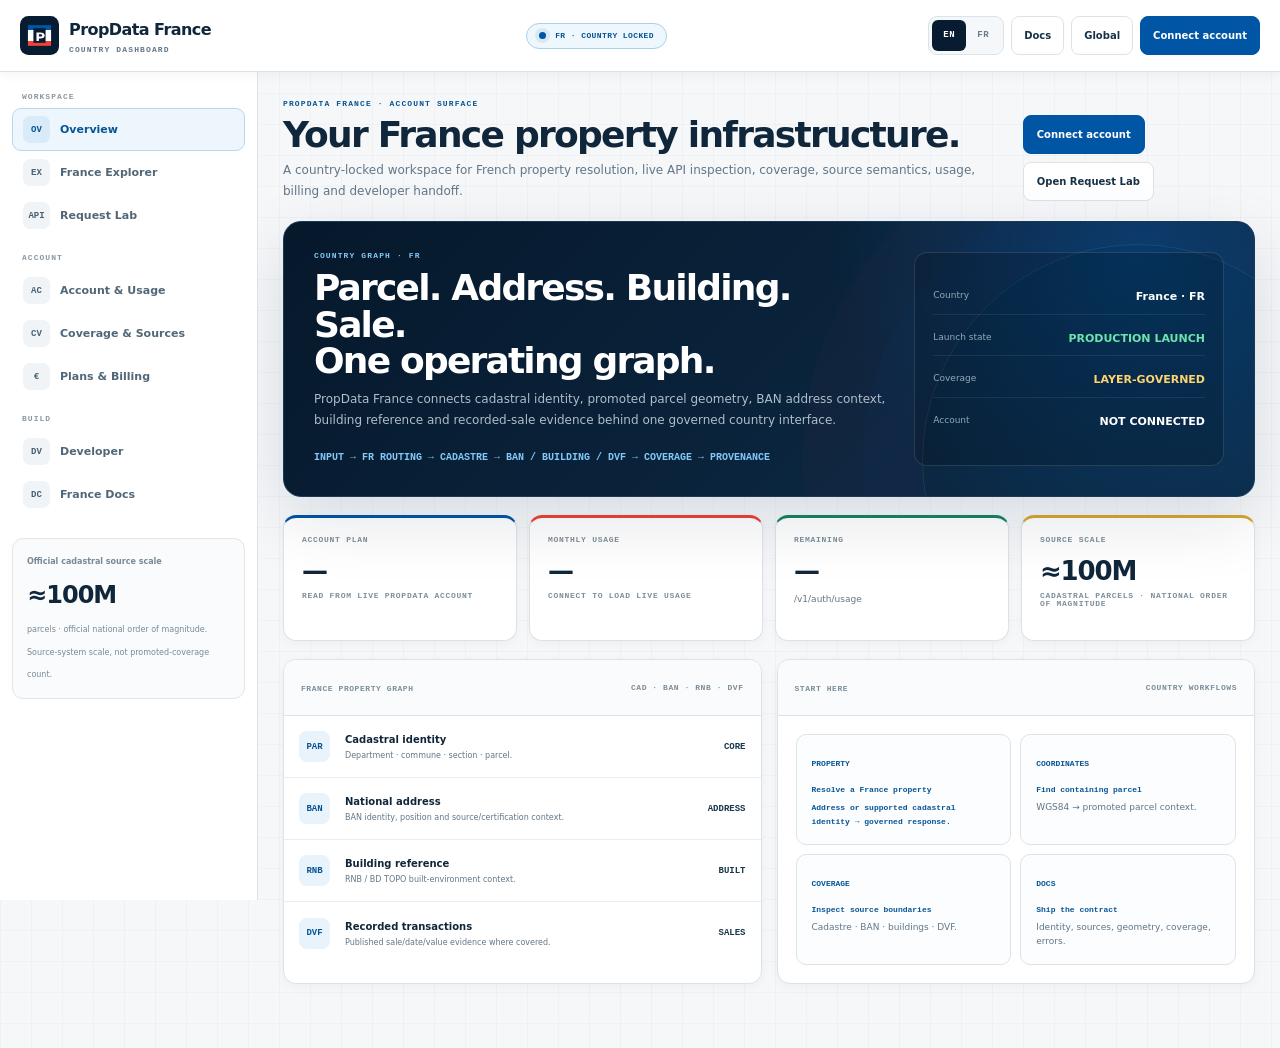
<file: dashboard.html>
<!doctype html><html lang="en" data-lang="en"><head>
<script defer src="https://www.proptechusa.ai/network-analytics.js" data-proptech-surface="france"></script>
<meta charset="utf-8"><meta name="viewport" content="width=device-width,initial-scale=1,viewport-fit=cover"><title>PropData France Dashboard | Property Intelligence Workspace</title><meta name="description" content="PropData France customer dashboard for France-scoped property resolution, API testing, usage, coverage, billing and developer workflows."><meta name="robots" content="noindex,follow"><meta name="theme-color" content="#071b31"><link rel="icon" href="/favicon.svg" type="image/svg+xml"><style>
:root{--navy:#071b31;--navy2:#0d2c49;--blue:#0055a4;--red:#ef4135;--ink:#10263a;--muted:#627687;--line:#dce3e8;--soft:#f6f8fa;--green:#14845f;--gold:#d6a631;--shadow:0 22px 68px rgba(7,27,49,.12);--mono:ui-monospace,SFMono-Regular,Menlo,Consolas,monospace;--side:258px;--top:72px}*{box-sizing:border-box}html{scroll-behavior:smooth}body{margin:0;min-width:320px;background:linear-gradient(rgba(7,27,49,.025) 1px,transparent 1px),linear-gradient(90deg,rgba(7,27,49,.025) 1px,transparent 1px),#f5f7f9;background-size:31px 31px;color:var(--ink);font:14px/1.6 Inter,ui-sans-serif,system-ui,-apple-system,BlinkMacSystemFont,"Segoe UI",sans-serif;-webkit-font-smoothing:antialiased}a{color:inherit;text-decoration:none}button,input,select{font:inherit}button{cursor:pointer}.mono{font-family:var(--mono)}.topbar{position:fixed;z-index:100;inset:0 0 auto;height:var(--top);display:flex;align-items:center;justify-content:space-between;gap:18px;padding:0 20px;border-bottom:1px solid var(--line);background:rgba(255,255,255,.97);box-shadow:0 2px 12px rgba(7,27,49,.05);backdrop-filter:blur(16px)}.brand{display:flex;align-items:center;gap:10px;min-width:245px}.brand img{width:39px;height:39px}.brand strong{display:block;font-size:16px;letter-spacing:-.035em}.brand span{display:block;margin-top:3px;color:var(--muted);font:900 8px/1 var(--mono);letter-spacing:.14em}.country-lock{display:flex;align-items:center;gap:9px;padding:8px 12px;border:1px solid #aacfe9;border-radius:999px;background:#eef7fd;color:#075494;font:900 8px/1 var(--mono);letter-spacing:.05em;white-space:nowrap}.country-lock i{width:7px;height:7px;border-radius:50%;background:var(--blue);box-shadow:0 0 0 4px rgba(0,85,164,.09)}.top-actions{display:flex;align-items:center;gap:7px}.top-btn{min-height:39px;display:inline-flex;align-items:center;justify-content:center;padding:0 12px;border:1px solid var(--line);border-radius:8px;background:#fff;color:#173247;font-size:10px;font-weight:850}.top-btn.primary{border-color:var(--blue);background:var(--blue);color:#fff}.lang-switch{display:flex;align-items:center;padding:3px;border:1px solid var(--line);border-radius:9px;background:#f5f8fa}.lang-btn{min-width:34px;height:31px;border:0;border-radius:6px;background:transparent;color:#6b7d89;font:900 9px/1 var(--mono);letter-spacing:.06em}.lang-btn.active{background:var(--navy);color:#fff}.menu{display:none;width:40px;height:40px;border:1px solid var(--line);border-radius:8px;background:#fff}.sidebar{position:fixed;z-index:90;top:var(--top);bottom:0;left:0;width:var(--side);padding:18px 12px;overflow:auto;border-right:1px solid var(--line);background:#fff}.side-label{margin:17px 10px 7px;color:#8a98a3;font:900 8px/1 var(--mono);letter-spacing:.13em;text-transform:uppercase}.side-label:first-child{margin-top:3px}.nav-item{width:100%;min-height:43px;display:flex;align-items:center;gap:10px;padding:0 10px;border:1px solid transparent;border-radius:9px;background:transparent;color:#516777;text-align:left;font-size:11px;font-weight:780}.nav-item:hover{background:#f5f8fa;color:#0e293f}.nav-item.active{border-color:#b9d7ed;background:#edf6fc;color:#075494}.nav-icon{width:27px;height:27px;display:grid;place-items:center;border-radius:7px;background:#f0f4f6;color:#466173;font:900 9px var(--mono)}.nav-item.active .nav-icon{background:#d9ebf8;color:#075494}.side-proof{margin-top:22px;padding:14px;border:1px solid #e1e6ea;border-radius:11px;background:#f9fbfc}.side-proof b{display:block;color:#122b40;font-size:10px}.side-proof strong{display:block;margin:7px 0 2px;font-size:24px;letter-spacing:-.04em}.side-proof span{color:#778a97;font-size:8px;line-height:1.45}.main{margin-left:var(--side);padding:calc(var(--top) + 28px) 25px 64px}.view{display:none;max-width:1500px;margin:auto}.view.active{display:block}.page-head{display:flex;align-items:flex-end;justify-content:space-between;gap:28px;margin-bottom:20px}.eyebrow{color:#075494;font:900 8px/1 var(--mono);letter-spacing:.14em;text-transform:uppercase}.page-head h1{margin:8px 0 7px;font-size:36px;line-height:1.03;letter-spacing:-.048em}.page-head p{max-width:800px;margin:0;color:var(--muted);font-size:12px;line-height:1.72}.head-actions{display:flex;gap:8px;flex-wrap:wrap}.btn{min-height:39px;display:inline-flex;align-items:center;justify-content:center;gap:7px;padding:0 13px;border:1px solid var(--line);border-radius:8px;background:#fff;color:#173247;font-size:10px;font-weight:850}.btn.primary{border-color:var(--blue);background:var(--blue);color:#fff}.btn.navy{border-color:var(--navy);background:var(--navy);color:#fff}.btn.red{border-color:var(--red);background:var(--red);color:#fff}.btn.danger{border-color:#efc0bd;background:#fff2f1;color:#a22e28}.btn.small{min-height:32px;padding:0 9px;font-size:9px}.hero{position:relative;overflow:hidden;display:grid;grid-template-columns:1.3fr .7fr;gap:25px;margin-bottom:18px;padding:30px;border:1px solid #173b5a;border-radius:18px;background:radial-gradient(circle at 88% 12%,rgba(0,85,164,.42),transparent 34%),linear-gradient(135deg,#06182b,#0d2d4a);color:#fff;box-shadow:var(--shadow)}.hero:after{content:"";position:absolute;right:-100px;bottom:-180px;width:430px;height:430px;border-radius:50%;border:1px solid rgba(255,255,255,.08);box-shadow:0 0 0 60px rgba(0,85,164,.04),0 0 0 120px rgba(239,65,53,.025)}.hero-copy,.hero-proof{position:relative;z-index:2}.hero h2{margin:10px 0 10px;font-size:36px;line-height:1.01;letter-spacing:-.05em}.hero p{max-width:760px;margin:0;color:#afbec9;font-size:12px;line-height:1.75}.hero-path{margin-top:18px;color:#82c9fa;font:850 10px/1.7 var(--mono)}.hero-proof{display:grid;align-content:center;gap:7px;padding:18px;border:1px solid rgba(255,255,255,.12);border-radius:13px;background:rgba(0,0,0,.16)}.proof-row{display:flex;justify-content:space-between;gap:14px;padding:8px 0;border-bottom:1px solid rgba(255,255,255,.08)}.proof-row:last-child{border:0}.proof-row span{color:#92a9b8;font-size:9px}.proof-row b{font-size:11px}.proof-row .ok{color:#6ce5ad}.proof-row .warn{color:#ffd36f}.stats{display:grid;grid-template-columns:repeat(4,1fr);gap:12px;margin-bottom:18px}.stat{min-height:116px;padding:18px;border:1px solid var(--line);border-radius:13px;background:#fff;box-shadow:0 3px 10px rgba(7,27,49,.035)}.stat span{display:block;margin-bottom:14px;color:#7d8f9b;font:900 8px/1 var(--mono);letter-spacing:.09em;text-transform:uppercase}.stat b{display:block;font-size:26px;line-height:1;letter-spacing:-.045em}.stat small{display:block;margin-top:8px;color:var(--muted);font-size:9px}.stat.blue{border-top:3px solid var(--blue)}.stat.red{border-top:3px solid var(--red)}.stat.green{border-top:3px solid var(--green)}.stat.gold{border-top:3px solid var(--gold)}.grid2{display:grid;grid-template-columns:1fr 1fr;gap:15px}.grid-main{display:grid;grid-template-columns:minmax(280px,.72fr) minmax(0,1.28fr);gap:15px}.card{min-width:0;overflow:hidden;border:1px solid var(--line);border-radius:13px;background:#fff;box-shadow:0 3px 10px rgba(7,27,49,.035)}.card-head{min-height:56px;display:flex;align-items:center;justify-content:space-between;gap:13px;padding:0 17px;border-bottom:1px solid var(--line);background:#fafbfc}.card-head strong{font-size:12px}.card-head span{color:#7a8e9a;font:850 8px/1 var(--mono);letter-spacing:.07em;text-transform:uppercase}.card-body{padding:18px}.layer-list{display:grid}.layer{display:grid;grid-template-columns:36px 1fr auto;gap:10px;align-items:center;min-height:62px;padding:10px 15px;border-bottom:1px solid #e8edf0}.layer:last-child{border:0}.layer-icon{width:31px;height:31px;display:grid;place-items:center;border-radius:8px;background:#e8f3fb;color:#075494;font:900 9px var(--mono)}.layer b{display:block;font-size:10px}.layer small{display:block;margin-top:2px;color:var(--muted);font-size:8px;line-height:1.45}.layer-count{color:#18374c;font:900 9px var(--mono);white-space:nowrap}.quick-links{display:grid;grid-template-columns:repeat(2,1fr);gap:9px}.quick-link{padding:15px;border:1px solid var(--line);border-radius:10px;background:#fbfdfe;transition:.18s}.quick-link:hover{border-color:#b9d7ed;transform:translateY(-1px)}.quick-link span{color:#075494;font:900 8px var(--mono)}.quick-link b{display:block;margin:7px 0 4px;font-size:11px}.quick-link p{margin:0;color:var(--muted);font-size:9px;line-height:1.55}.depth-grid{display:grid;grid-template-columns:repeat(3,1fr);gap:10px}.depth-card{padding:16px;border:1px solid var(--line);border-radius:11px;background:#fff}.depth-card span{color:#075494;font:900 8px var(--mono)}.depth-card b{display:block;margin:8px 0 6px;font-size:13px}.depth-card p{margin:0;color:var(--muted);font-size:9px;line-height:1.55}.endpoint-list{max-height:660px;overflow:auto;padding:7px}.endpoint{width:100%;display:grid;grid-template-columns:40px 1fr;gap:9px;align-items:center;padding:10px;border:1px solid transparent;border-radius:8px;background:transparent;text-align:left;color:#586d7c}.endpoint:hover{background:#f5f8fa}.endpoint.active{border-color:#bad7ec;background:#edf6fc;color:#075494}.method{display:inline-flex;align-items:center;justify-content:center;min-height:24px;padding:0 5px;border-radius:5px;background:var(--navy);color:#fff;font:900 8px var(--mono)}.endpoint.active .method{background:var(--blue)}.endpoint code{display:block;color:inherit;font:850 9px/1.4 var(--mono);word-break:break-word}.endpoint small{display:block;margin-top:3px;color:#7a8d99;font-size:8px}.search{width:calc(100% - 14px);min-height:39px;margin:7px;padding:0 10px;border:1px solid var(--line);border-radius:8px;background:#fff;color:var(--ink);font-size:10px}.lab-grid{display:grid;grid-template-columns:minmax(280px,.82fr) minmax(0,1.18fr);min-height:620px}.builder{padding:18px;border-right:1px solid var(--line)}.response{min-width:0;display:flex;flex-direction:column;background:#06182a}.field{margin-bottom:13px}.field label{display:flex;justify-content:space-between;gap:8px;margin-bottom:6px;color:#173247;font-size:9px;font-weight:850}.field label span{color:#8796a0;font:800 8px var(--mono)}.input,.select{width:100%;min-height:41px;padding:0 10px;border:1px solid #cbd9e0;border-radius:7px;background:#fff;color:#102333;font-size:10px}.request-note{margin:14px 0;padding:12px;border-left:3px solid var(--blue);border-radius:0 7px 7px 0;background:#edf6fc;color:#375d7a;font-size:9px;line-height:1.6}.request-url{margin:10px 0;padding:10px;border:1px solid #d5dee4;border-radius:7px;background:#f8fafb;color:#214158;font:8px/1.6 var(--mono);word-break:break-all}.response-head{min-height:50px;display:flex;align-items:center;justify-content:space-between;gap:10px;padding:0 14px;border-bottom:1px solid rgba(255,255,255,.1);color:#9eb4c0;font:800 8px var(--mono)}.response-meta{display:flex;gap:6px;flex-wrap:wrap}.pill{padding:5px 7px;border:1px solid rgba(255,255,255,.15);border-radius:999px}.pill.ok{border-color:rgba(94,232,168,.28);color:#7cf0b8}.pill.err{border-color:rgba(226,85,99,.35);color:#ff9aa5}.response-body{min-height:0;flex:1;margin:0;padding:17px;overflow:auto;color:#d7e7ee;font:10px/1.72 var(--mono);white-space:pre-wrap;word-break:break-word}.response-foot{padding:11px 14px;border-top:1px solid rgba(255,255,255,.08);color:#829ba8;font-size:8px}.credential-row{display:grid;grid-template-columns:1fr auto;gap:8px}.checkbox{display:flex;align-items:flex-start;gap:7px;margin:10px 0;color:#6f818d;font-size:8px}.checkbox input{margin-top:2px;accent-color:var(--blue)}.key-state{display:flex;align-items:center;gap:8px;margin:12px 0;padding:11px;border:1px solid var(--line);border-radius:8px;background:#f7fafb;color:#657985;font-size:9px}.key-state i{width:8px;height:8px;border-radius:50%;background:#c49335}.key-state.connected i{background:#25b679}.notice{padding:13px;border:1px solid #e1e7eb;border-radius:9px;background:#f8fafb;color:#667b89;font-size:9px;line-height:1.62}.notice strong{color:#18354a}.usage-grid{display:grid;grid-template-columns:repeat(3,1fr);gap:9px;margin:14px 0}.usage-card{padding:14px;border:1px solid var(--line);border-radius:9px;background:#fff}.usage-card span{display:block;color:#85959f;font:850 7px var(--mono)}.usage-card b{display:block;margin-top:6px;font-size:19px}.meter{height:8px;overflow:hidden;border-radius:999px;background:#e9eef1}.meter i{display:block;width:0;height:100%;border-radius:inherit;background:linear-gradient(90deg,var(--blue),#64b8ed);transition:.3s}.code-shell{min-height:260px;margin:0;padding:17px;overflow:auto;background:#06182a;color:#d8e9ef;font:10px/1.75 var(--mono);white-space:pre-wrap;word-break:break-word}.coverage-grid{display:grid;grid-template-columns:repeat(4,1fr);gap:12px}.coverage-card{padding:18px;border:1px solid var(--line);border-radius:11px;background:#fff}.coverage-card span{color:#075494;font:900 8px var(--mono)}.coverage-card b{display:block;margin:8px 0 5px;font-size:17px}.coverage-card p{margin:0;color:var(--muted);font-size:9px;line-height:1.6}.coverage-card.primary{border-color:#acd0e9;background:#f1f8fd}.contract-table{overflow:auto;border:1px solid var(--line);border-radius:11px;background:#fff}table{width:100%;border-collapse:collapse}th,td{padding:13px 14px;border-bottom:1px solid #e7ecef;text-align:left;font-size:9px;vertical-align:top}th{background:#f8fafb;color:#728694;font:900 8px var(--mono);letter-spacing:.07em}td b{display:block;color:#163247}td span{display:block;margin-top:3px;color:#6e818d;line-height:1.5}tr:last-child td{border-bottom:0}.billing-grid{display:grid;grid-template-columns:repeat(4,1fr);gap:12px}.plan{display:flex;min-height:400px;flex-direction:column;padding:20px;border:1px solid var(--line);border-radius:12px;background:#fff}.plan.featured{border-color:#8dc3e9;box-shadow:0 12px 34px rgba(0,85,164,.12)}.plan.enterprise{border-color:#e4bbb8}.plan-tag{display:flex;justify-content:space-between;gap:9px;align-items:center}.plan-tag b{font-size:13px}.plan-tag span{padding:5px 7px;border-radius:999px;background:#f2f5f7;color:#758793;font:900 7px var(--mono)}.plan.featured .plan-tag span{background:#dceefa;color:#075494}.plan-price{margin:23px 0 6px;font-size:34px;font-weight:900;letter-spacing:-.05em}.plan-price small{color:#7b8d99;font-size:9px;font-weight:700}.plan p{margin:0;color:var(--muted);font-size:9px;line-height:1.6}.plan ul{display:grid;gap:8px;margin:18px 0 20px;padding:16px 0 0;border-top:1px solid var(--line);list-style:none}.plan li{position:relative;padding-left:15px;color:#4f6676;font-size:8px}.plan li:before{content:"✓";position:absolute;left:0;color:var(--green);font-weight:900}.plan .btn{margin-top:auto}.resource-grid{display:grid;grid-template-columns:repeat(3,1fr);gap:12px}.resource{padding:20px;border:1px solid var(--line);border-radius:12px;background:#fff}.resource-icon{width:38px;height:38px;display:grid;place-items:center;border-radius:9px;background:#e9f4fb;color:#075494;font:900 10px var(--mono)}.resource h3{margin:13px 0 7px;font-size:13px}.resource p{margin:0 0 15px;color:var(--muted);font-size:9px;line-height:1.62}.resource a{color:#075494;font-size:9px;font-weight:900}.toast{position:fixed;z-index:200;right:20px;bottom:20px;max-width:360px;padding:12px 14px;border-radius:9px;background:#0b273f;color:#fff;box-shadow:var(--shadow);font-size:9px;opacity:0;pointer-events:none;transform:translateY(8px);transition:.2s}.toast.show{opacity:1;transform:none}.toast.error{background:#8f1c22}.modal{position:fixed;z-index:180;inset:0;display:none;place-items:center;padding:20px;background:rgba(5,18,31,.62);backdrop-filter:blur(6px)}.modal.open{display:grid}.modal-card{width:min(540px,100%);padding:25px;border-radius:15px;background:#fff;box-shadow:0 30px 100px rgba(0,0,0,.25)}.modal-card h2{margin:7px 0;font-size:24px;letter-spacing:-.04em}.modal-card p{margin:0 0 16px;color:var(--muted);font-size:10px;line-height:1.65}.modal-actions{display:flex;gap:8px;justify-content:flex-end;margin-top:15px}html[data-lang="en"] .fr{display:none!important}html[data-lang="fr"] .en{display:none!important}@media(max-width:1180px){.billing-grid,.coverage-grid{grid-template-columns:1fr 1fr}.stats{grid-template-columns:1fr 1fr}.depth-grid{grid-template-columns:1fr 1fr}.resource-grid{grid-template-columns:1fr 1fr}}@media(max-width:900px){:root{--side:0px}.sidebar{left:-280px;width:258px;transition:.2s}.sidebar.open{left:0;box-shadow:30px 0 70px rgba(5,22,38,.2)}.main{margin-left:0}.menu{display:block}.country-lock{display:none}.top-actions .top-btn:not(.primary){display:none}.hero{grid-template-columns:1fr}.grid-main,.grid2,.lab-grid{grid-template-columns:1fr}.builder{border-right:0;border-bottom:1px solid var(--line)}.page-head{align-items:flex-start;flex-direction:column}}@media(max-width:640px){.topbar{padding:0 11px}.brand{min-width:0}.brand span{display:none}.main{padding:calc(var(--top) + 18px) 12px 45px}.hero{padding:21px}.hero h2{font-size:29px}.stats,.billing-grid,.coverage-grid,.depth-grid,.resource-grid,.quick-links{grid-template-columns:1fr}.page-head h1{font-size:30px}.usage-grid{grid-template-columns:1fr}.credential-row{grid-template-columns:1fr}.modal-actions{flex-direction:column}.modal-actions .btn{width:100%}}
</style></head><body><header class="topbar"><a class="brand" href="/"><img src="/favicon.svg" alt=""><div><strong>PropData France</strong><span>COUNTRY DASHBOARD</span></div></a><div class="country-lock"><i></i>FR · COUNTRY LOCKED</div><div class="top-actions"><div class="lang-switch"><button class="lang-btn active" data-lang-btn="en">EN</button><button class="lang-btn" data-lang-btn="fr">FR</button></div><a class="top-btn" href="/docs">Docs</a><a class="top-btn" href="https://global.proptechusa.ai/">Global</a><button class="top-btn primary" id="top-connect"><span class="en">Connect account</span><span class="fr">Connecter le compte</span></button><button class="menu" id="menu">☰</button></div></header>
<aside class="sidebar" id="sidebar"><div class="side-label"><span class="en">Workspace</span><span class="fr">Espace</span></div><button class="nav-item active" data-view="overview"><span class="nav-icon">OV</span><span class="en">Overview</span><span class="fr">Vue d'ensemble</span></button><button class="nav-item" data-view="explorer"><span class="nav-icon">EX</span><span class="en">France Explorer</span><span class="fr">Explorateur France</span></button><button class="nav-item" data-view="lab"><span class="nav-icon">API</span>Request Lab</button><div class="side-label"><span class="en">Account</span><span class="fr">Compte</span></div><button class="nav-item" data-view="account"><span class="nav-icon">AC</span><span class="en">Account & Usage</span><span class="fr">Compte & usage</span></button><button class="nav-item" data-view="coverage"><span class="nav-icon">CV</span><span class="en">Coverage & Sources</span><span class="fr">Couverture & sources</span></button><button class="nav-item" data-view="billing"><span class="nav-icon">€</span><span class="en">Plans & Billing</span><span class="fr">Plans & facturation</span></button><div class="side-label">Build</div><button class="nav-item" data-view="developer"><span class="nav-icon">DV</span><span class="en">Developer</span><span class="fr">Développeur</span></button><a class="nav-item" href="/docs"><span class="nav-icon">DC</span>France Docs</a><div class="side-proof"><b><span class="en">Official cadastral source scale</span><span class="fr">Échelle cadastrale officielle</span></b><strong>≈100M</strong><span><span class="en">parcels · official national order of magnitude. Source-system scale, not promoted-coverage count.</span><span class="fr">parcelles · ordre de grandeur national. Échelle source, pas couverture promue.</span></span></div></aside>
<main class="main"><section class="view active" data-view-panel="overview"><div class="page-head"><div><div class="eyebrow">PropData France · Account surface</div><h1><span class="en">Your France property infrastructure.</span><span class="fr">Votre infrastructure immobilière France.</span></h1><p><span class="en">A country-locked workspace for French property resolution, live API inspection, coverage, source semantics, usage, billing and developer handoff.</span><span class="fr">Un espace bloqué sur la France pour la résolution immobilière, l'inspection API, la couverture, les sources, l'usage, la facturation et le handoff développeur.</span></p></div><div class="head-actions"><button class="btn primary" data-jump="account"><span class="en">Connect account</span><span class="fr">Connecter le compte</span></button><button class="btn" data-jump="lab">Open Request Lab</button></div></div><div class="hero"><div class="hero-copy"><div class="eyebrow" style="color:#82c9fa">COUNTRY GRAPH · FR</div><h2><span class="en">Parcel. Address. Building. Sale.<br>One operating graph.</span><span class="fr">Parcelle. Adresse. Bâtiment. Mutation.<br>Un graphe opérationnel.</span></h2><p><span class="en">PropData France connects cadastral identity, promoted parcel geometry, BAN address context, building reference and recorded-sale evidence behind one governed country interface.</span><span class="fr">PropData France relie identité cadastrale, géométrie parcellaire promue, adresses BAN, référentiel bâtiment et mutations enregistrées derrière une interface pays gouvernée.</span></p><div class="hero-path">INPUT → FR ROUTING → CADASTRE → BAN / BUILDING / DVF → COVERAGE → PROVENANCE</div></div><div class="hero-proof"><div class="proof-row"><span>Country</span><b>France · FR</b></div><div class="proof-row"><span><span class="en">Launch state</span><span class="fr">État</span></span><b class="ok">PRODUCTION LAUNCH</b></div><div class="proof-row"><span><span class="en">Coverage</span><span class="fr">Couverture</span></span><b class="warn">LAYER-GOVERNED</b></div><div class="proof-row"><span>Account</span><b id="hero-account">NOT CONNECTED</b></div></div></div><div class="stats"><div class="stat blue"><span>Account plan</span><b id="stat-plan">—</b><small><span class="en">Read from live PropData account</span><span class="fr">Lu depuis le compte PropData</span></small></div><div class="stat red"><span><span class="en">Monthly usage</span><span class="fr">Usage mensuel</span></span><b id="stat-used">—</b><small id="stat-used-sub"><span class="en">Connect to load live usage</span><span class="fr">Connectez pour charger l'usage</span></small></div><div class="stat green"><span><span class="en">Remaining</span><span class="fr">Restant</span></span><b id="stat-remaining">—</b><small>/v1/auth/usage</small></div><div class="stat gold"><span><span class="en">Source scale</span><span class="fr">Échelle source</span></span><b>≈100M</b><small><span class="en">cadastral parcels · national order of magnitude</span><span class="fr">parcelles · ordre de grandeur national</span></small></div></div><div class="grid2"><div class="card"><div class="card-head"><strong><span class="en">France property graph</span><span class="fr">Graphe immobilier France</span></strong><span>CAD · BAN · RNB · DVF</span></div><div class="layer-list"><div class="layer"><div class="layer-icon">PAR</div><div><b><span class="en">Cadastral identity</span><span class="fr">Identité cadastrale</span></b><small>Department · commune · section · parcel.</small></div><span class="layer-count">CORE</span></div><div class="layer"><div class="layer-icon">BAN</div><div><b><span class="en">National address</span><span class="fr">Adresse nationale</span></b><small><span class="en">BAN identity, position and source/certification context.</span><span class="fr">Identité BAN, position et contexte source/certification.</span></small></div><span class="layer-count">ADDRESS</span></div><div class="layer"><div class="layer-icon">RNB</div><div><b><span class="en">Building reference</span><span class="fr">Référentiel bâtiment</span></b><small>RNB / BD TOPO built-environment context.</small></div><span class="layer-count">BUILT</span></div><div class="layer"><div class="layer-icon">DVF</div><div><b><span class="en">Recorded transactions</span><span class="fr">Mutations enregistrées</span></b><small><span class="en">Published sale/date/value evidence where covered.</span><span class="fr">Preuve de vente/date/valeur publiée selon couverture.</span></small></div><span class="layer-count">SALES</span></div></div></div><div class="card"><div class="card-head"><strong><span class="en">Start here</span><span class="fr">Commencez ici</span></strong><span>COUNTRY WORKFLOWS</span></div><div class="card-body"><div class="quick-links"><a class="quick-link" href="#" data-preset="property"><span>PROPERTY</span><b><span class="en">Resolve a France property</span><span class="fr">Résoudre un bien France</span></b><p><span class="en">Address or supported cadastral identity → governed response.</span><span class="fr">Adresse ou identité cadastrale → réponse gouvernée.</span></p></a><a class="quick-link" href="#" data-preset="location"><span>COORDINATES</span><b><span class="en">Find containing parcel</span><span class="fr">Trouver la parcelle</span></b><p>WGS84 → promoted parcel context.</p></a><a class="quick-link" href="#" data-jump="coverage"><span>COVERAGE</span><b><span class="en">Inspect source boundaries</span><span class="fr">Inspecter les limites sources</span></b><p>Cadastre · BAN · buildings · DVF.</p></a><a class="quick-link" href="/docs"><span>DOCS</span><b><span class="en">Ship the contract</span><span class="fr">Intégrer le contrat</span></b><p>Identity, sources, geometry, coverage, errors.</p></a></div></div></div></div></section>
<section class="view" data-view-panel="explorer"><div class="page-head"><div><div class="eyebrow">France Explorer</div><h1><span class="en">Understand the graph before you call it.</span><span class="fr">Comprenez le graphe avant de l'appeler.</span></h1><p><span class="en">France’s national sources are powerful because they describe different pieces of property truth. The country adapter preserves those distinctions while making the relationships usable.</span><span class="fr">Les sources nationales sont puissantes car elles décrivent différentes dimensions du bien. L'adaptateur France conserve ces distinctions tout en rendant les relations utilisables.</span></p></div><div class="head-actions"><button class="btn primary" data-jump="lab">Open Request Lab</button><a class="btn" href="/docs#data-model">Read model</a></div></div><div class="depth-grid"><article class="depth-card"><span>CADASTRE</span><b><span class="en">Parcel identity + geometry</span><span class="fr">Identité + géométrie parcellaire</span></b><p>Department, commune, section and parcel with promoted boundaries and coordinate context.</p></article><article class="depth-card"><span>BAN</span><b><span class="en">Address identity</span><span class="fr">Identité adresse</span></b><p>National address ID, structured address, position and certification/source context.</p></article><article class="depth-card"><span>RNB / TOPO</span><b><span class="en">Building identity</span><span class="fr">Identité bâtiment</span></b><p>National building reference and built-environment context above the parcel layer.</p></article><article class="depth-card"><span>DVF</span><b><span class="en">Transaction evidence</span><span class="fr">Preuve de mutation</span></b><p>Published five-year sale evidence where coverage permits; not current ownership proof.</p></article><article class="depth-card"><span>GEOSPATIAL</span><b><span class="en">Coordinate resolution</span><span class="fr">Résolution par coordonnées</span></b><p>Point-in-polygon to containing parcel only when promoted geometry supports deterministic containment.</p></article><article class="depth-card"><span>PROVENANCE</span><b><span class="en">Producer + release</span><span class="fr">Producteur + version</span></b><p>Keep source, geographic scope, revision and coverage state attached to downstream facts.</p></article></div></section>
<section class="view" data-view-panel="lab"><div class="page-head"><div><div class="eyebrow">France Request Lab</div><h1><span class="en">Run the country contract live.</span><span class="fr">Exécutez le contrat France en direct.</span></h1><p><span class="en">Every country-aware request is forced to <code>country=FR</code>. Authenticated routes require the PropData credential you explicitly connect.</span><span class="fr">Chaque requête pays force <code>country=FR</code>. Les routes authentifiées nécessitent la clé PropData que vous connectez explicitement.</span></p></div><div class="head-actions"><button class="btn" id="lab-connect"><span class="en">Connect credential</span><span class="fr">Connecter la clé</span></button></div></div><div class="grid-main"><div class="card"><div class="card-head"><strong>Endpoints</strong><span>FRANCE LOCK</span></div><input class="search" id="endpoint-search" placeholder="Filter endpoints"><div class="endpoint-list" id="endpoint-list"></div></div><div class="card"><div class="card-head"><strong id="request-title">Property resolver</strong><span id="request-path">/v1/property</span></div><div class="lab-grid"><div class="builder"><div id="request-fields"></div><div class="request-note" id="request-note"></div><div class="request-url" id="request-url"></div><div style="display:flex;gap:7px;flex-wrap:wrap"><button class="btn primary" id="run-request"><span class="en">Run request</span><span class="fr">Exécuter</span></button><button class="btn" id="copy-url">Copy URL</button><button class="btn" id="copy-curl">Copy cURL</button><button class="btn" id="clear-fields">Clear</button></div></div><div class="response"><div class="response-head"><span>LIVE RESPONSE</span><div class="response-meta"><span class="pill" id="response-status">IDLE</span><span class="pill" id="response-time">— ms</span></div></div><pre class="response-body" id="response-body">Select an endpoint, connect an account when required, and run a France-scoped request.</pre><div class="response-foot"><span class="en">Raw production response. Null and coverage states are never cosmetically filled.</span><span class="fr">Réponse brute de production. Les nuls et états de couverture ne sont jamais remplis artificiellement.</span></div></div></div></div></div></section>
<section class="view" data-view-panel="account"><div class="page-head"><div><div class="eyebrow"><span class="en">Account & usage</span><span class="fr">Compte & usage</span></div><h1><span class="en">Your PropData account, focused on France.</span><span class="fr">Votre compte PropData, concentré sur la France.</span></h1><p><span class="en">The France Dashboard uses the same PropData account and credential as the global platform while giving France its own country workspace.</span><span class="fr">Le Dashboard France utilise le même compte et la même clé que la plateforme globale tout en fournissant un workspace France dédié.</span></p></div></div><div class="grid2"><div class="card"><div class="card-head"><strong><span class="en">Connected API credential</span><span class="fr">Clé API connectée</span></strong><span id="account-key-label">NOT CONNECTED</span></div><div class="card-body"><div class="credential-row"><input class="input mono" type="password" id="key-input" autocomplete="off" placeholder="PropData API key"><button class="btn primary" id="connect-key"><span class="en">Validate & connect</span><span class="fr">Valider & connecter</span></button></div><label class="checkbox"><input type="checkbox" id="remember-key"><span class="en">Remember on this device. Leave unchecked to use session storage only.</span><span class="fr">Mémoriser sur cet appareil. Laissez décoché pour le stockage de session uniquement.</span></label><div class="key-state" id="account-key-state"><i></i><span>No credential connected.</span></div><div style="display:flex;gap:7px;flex-wrap:wrap"><button class="btn small" id="toggle-key">Show / hide</button><button class="btn small danger" id="disconnect-key">Disconnect</button></div><div class="notice" style="margin-top:14px"><strong>Production handling:</strong> <span class="en">customer applications should keep credentials in a trusted server, Worker or edge secret. This browser surface is explicit account-holder testing.</span><span class="fr">les applications clientes doivent conserver les clés dans un serveur, Worker ou secret edge. Cette interface navigateur est un outil de test explicite du titulaire du compte.</span></div></div></div><div class="card"><div class="card-head"><strong><span class="en">Authoritative usage</span><span class="fr">Usage autoritatif</span></strong><span>/v1/auth/usage</span></div><div class="card-body"><div class="usage-grid"><div class="usage-card"><span>PLAN / TIER</span><b id="usage-plan">—</b></div><div class="usage-card"><span>USED</span><b id="usage-used">—</b></div><div class="usage-card"><span>LIMIT</span><b id="usage-limit">—</b></div></div><div class="meter"><i id="usage-meter"></i></div><p style="color:var(--muted);font-size:9px"><span class="en">Usage and limits come from the live account contract, not hardcoded marketing tiers.</span><span class="fr">Usage et limites viennent du contrat live du compte, pas des plans marketing codés en dur.</span></p><button class="btn primary" id="load-usage">Refresh live usage</button></div><pre class="code-shell" id="usage-output" style="min-height:230px">Connect a valid API key to load /v1/auth/usage.</pre></div></div></section>
<section class="view" data-view-panel="coverage"><div class="page-head"><div><div class="eyebrow"><span class="en">Coverage & sources</span><span class="fr">Couverture & sources</span></div><h1><span class="en">National sources. Layer-specific truth.</span><span class="fr">Sources nationales. Vérité par couche.</span></h1><p><span class="en">A property match does not imply BAN certification, a building match or DVF transaction coverage. Each layer carries its own publication and promotion state.</span><span class="fr">Un match propriété n'implique pas une certification BAN, un bâtiment ou une couverture DVF. Chaque couche a son propre état de publication et de promotion.</span></p></div><a class="btn" href="/docs#coverage">Coverage docs</a></div><div class="coverage-grid"><article class="coverage-card primary"><span>CADASTRE</span><b>≈100M parcels</b><p><span class="en">Official national order of magnitude for the cadastral parcel fabric. Property-level availability remains response-governed.</span><span class="fr">Ordre de grandeur national officiel du parcellaire. Disponibilité au niveau propriété gouvernée par la réponse.</span></p></article><article class="coverage-card"><span>BAN</span><b>26.11M addresses</b><p><span class="en">Address presence and certification/local-source state are distinct signals.</span><span class="fr">Présence de l'adresse et certification/source locale sont des signaux distincts.</span></p></article><article class="coverage-card"><span>RNB / BD TOPO</span><b>49M buildings</b><p><span class="en">Official 2026 IGN statement for buildings carrying the national reference identifier in BD TOPO.</span><span class="fr">Chiffre IGN 2026 pour les bâtiments portant l'identifiant national dans BD TOPO.</span></p></article><article class="coverage-card"><span>DVF</span><b>5-year window</b><p><span class="en">Public data excludes Alsace, Moselle and Mayotte. Absence of coverage is not proof of no sale.</span><span class="fr">Les données publiques excluent Alsace, Moselle et Mayotte. Une absence de couverture ne prouve pas l'absence de vente.</span></p></article></div><div style="height:15px"></div><div class="contract-table"><table><thead><tr><th>SIGNAL</th><th>MEANING</th><th>FRANCE CONTRACT</th></tr></thead><tbody><tr><td><b>Match</b></td><td><span>Resolved property, parcel, address or geometry.</span></td><td><span>Separate from downstream layer availability.</span></td></tr><tr><td><b>Coverage</b></td><td><span>Layer is published/promoted for resolved geography.</span></td><td><span>Explicit; never silently substituted.</span></td></tr><tr><td><b>Certification</b></td><td><span>Source-specific quality/certification state when published.</span></td><td><span>Not equivalent to simple record presence.</span></td></tr><tr><td><b>Provenance</b></td><td><span>Producer, source family, geography and revision.</span></td><td><span>Preserve when auditability matters.</span></td></tr></tbody></table></div></section>
<section class="view" data-view-panel="billing"><div class="page-head"><div><div class="eyebrow"><span class="en">Plans & billing</span><span class="fr">Plans & facturation</span></div><h1><span class="en">France pricing, inside the France product.</span><span class="fr">Tarifs France, dans le produit France.</span></h1><p><span class="en">Live recurring EUR subscriptions through Stripe. Enterprise remains a sales-led contract path.</span><span class="fr">Abonnements EUR récurrents via Stripe. Enterprise reste un parcours contractuel.</span></p></div><a class="btn" href="/#pricing">Public pricing</a></div><div class="billing-grid"><article class="plan"><div class="plan-tag"><b>Developer</b><span>SELF-SERVE</span></div><div class="plan-price">€79 <small>/ month</small></div><p>10,000 requests / month.</p><ul><li>France property identity</li><li>Promoted cadastre + geometry</li><li>REST + OAuth MCP</li><li>Source-aware provenance</li></ul><a class="btn navy" href="https://buy.stripe.com/9B66oH7QigOW2hn3kf7wA0m">Choose Developer</a></article><article class="plan featured"><div class="plan-tag"><b>Builder</b><span>MOST POPULAR</span></div><div class="plan-price">€249 <small>/ month</small></div><p>50,000 requests / month.</p><ul><li>Everything in Developer</li><li>Production-volume France access</li><li>Parcel + coordinate workflows</li><li>Priority integration support</li></ul><a class="btn primary" href="https://buy.stripe.com/8x2cN56Me0PYcW1f2X7wA0n">Choose Builder</a></article><article class="plan"><div class="plan-tag"><b>Scale</b><span>HIGH VOLUME</span></div><div class="plan-price">€699 <small>/ month</small></div><p>250,000 requests / month.</p><ul><li>Everything in Builder</li><li>High-volume France intelligence</li><li>Geometry + coordinate workflows</li><li>Advanced support</li></ul><a class="btn navy" href="https://buy.stripe.com/28E7sL5Ia9mu2hnaMH7wA0o">Choose Scale</a></article><article class="plan enterprise"><div class="plan-tag"><b>Enterprise</b><span>CONTRACT</span></div><div class="plan-price">Custom</div><p>Bulk, white-label, custom endpoints and contract delivery.</p><ul><li>Bulk / custom extracts</li><li>White-label delivery</li><li>Custom response contracts</li><li>Enterprise integration path</li></ul><a class="btn red" href="mailto:sales@proptechusa.ai?subject=PropData%20France%20Enterprise">Talk to enterprise</a></article></div><div class="notice" style="margin-top:15px"><strong>Stripe configuration:</strong> billing address and supported tax IDs are collected. Automatic Stripe Tax is not enabled on these France Payment Links.</div></section>
<section class="view" data-view-panel="developer"><div class="page-head"><div><div class="eyebrow"><span class="en">Developer handoff</span><span class="fr">Handoff développeur</span></div><h1><span class="en">Everything needed to ship France.</span><span class="fr">Tout pour lancer la France.</span></h1><p><span class="en">Use the France docs for contract semantics, this dashboard for live probes and the global platform only when engineering needs cross-country operations.</span><span class="fr">Utilisez la documentation France pour les sémantiques, ce dashboard pour les probes live et la plateforme globale seulement pour les opérations multi-pays.</span></p></div></div><div class="resource-grid"><article class="resource"><div class="resource-icon">FR</div><h3>France API Docs</h3><p>Cadastre, BAN, buildings, DVF, geometry, coverage, provenance and errors.</p><a href="/docs">Open docs →</a></article><article class="resource"><div class="resource-icon">LAB</div><h3>France Request Lab</h3><p>Country-locked production probes without putting the key in a URL.</p><a href="#" data-jump="lab">Open lab →</a></article><article class="resource"><div class="resource-icon">GL</div><h3>Global PropData</h3><p>Cross-market control surface and broader global workflows.</p><a href="https://propdata.proptechusa.ai/dashboard">Open global dashboard →</a></article><article class="resource"><div class="resource-icon">MCP</div><h3>OAuth MCP</h3><p>AI-native delivery uses OAuth and remains separate from static-key REST.</p><a href="/docs#mcp">Read MCP guide →</a></article><article class="resource"><div class="resource-icon">API</div><h3>Production edge</h3><p><code>country=FR</code> selects the France adapter on the shared PropData edge.</p><a href="/docs#quickstart">Quickstart →</a></article><article class="resource"><div class="resource-icon">ENT</div><h3>Bulk / enterprise</h3><p>Custom response contracts, bulk delivery and high-volume country infrastructure.</p><a href="mailto:sales@proptechusa.ai?subject=PropData%20France%20Enterprise">Talk to enterprise →</a></article></div></section></main>
<div class="toast" id="toast"></div><div class="modal" id="connect-modal"><div class="modal-card"><div class="eyebrow">CONNECT PROPDATA ACCOUNT</div><h2><span class="en">Validate your API credential.</span><span class="fr">Validez votre clé API.</span></h2><p><span class="en">The dashboard calls live <code>/v1/auth/usage</code> before treating a credential as connected. Leave remember off for session-only storage.</span><span class="fr">Le dashboard appelle <code>/v1/auth/usage</code> en direct avant de considérer une clé comme connectée. Laissez « mémoriser » désactivé pour la session uniquement.</span></p><input class="input mono" type="password" id="modal-key" autocomplete="off" placeholder="PropData API key"><label class="checkbox"><input type="checkbox" id="modal-remember"><span class="en">Remember on this device</span><span class="fr">Mémoriser sur cet appareil</span></label><div class="modal-actions"><button class="btn" id="modal-cancel">Cancel</button><button class="btn primary" id="modal-connect"><span class="en">Validate & connect</span><span class="fr">Valider & connecter</span></button></div></div></div>
<script>(()=>{const BASE='https://propdata-api-worker.sales-fd3.workers.dev',$=s=>document.querySelector(s),$$=s=>[...document.querySelectorAll(s)],state={endpoint:'property',usage:null};const t=(en,fr)=>document.documentElement.dataset.lang==='fr'?fr:en;function setLang(v){const l=v==='fr'?'fr':'en';document.documentElement.dataset.lang=l;localStorage.setItem('pd_fr_dash_lang',l);$$('[data-lang-btn]').forEach(b=>b.classList.toggle('active',b.dataset.langBtn===l))}setLang(localStorage.getItem('pd_fr_dash_lang')||((navigator.language||'').toLowerCase().startsWith('fr')?'fr':'en'));$$('[data-lang-btn]').forEach(b=>b.onclick=()=>setLang(b.dataset.langBtn));function toast(m,e=false){const x=$('#toast');x.textContent=m;x.className='toast show'+(e?' error':'');clearTimeout(window.__toast);window.__toast=setTimeout(()=>x.className='toast',2200)}function showView(v){$$('[data-view-panel]').forEach(p=>p.classList.toggle('active',p.dataset.viewPanel===v));$$('[data-view]').forEach(b=>b.classList.toggle('active',b.dataset.view===v));$('#sidebar').classList.remove('open');scrollTo({top:0,behavior:'smooth'})}$$('[data-view]').forEach(b=>b.onclick=()=>showView(b.dataset.view));$$('[data-jump]').forEach(a=>a.onclick=e=>{e.preventDefault();showView(a.dataset.jump)});$('#menu').onclick=()=>$('#sidebar').classList.toggle('open');function getKey(){return sessionStorage.getItem('pd_fr_key')||localStorage.getItem('pd_fr_key')||''}function setKey(v,remember){sessionStorage.removeItem('pd_fr_key');localStorage.removeItem('pd_fr_key');if(v)(remember?localStorage:sessionStorage).setItem('pd_fr_key',v)}function mask(k){return k?`${k.slice(0,6)}••••${k.slice(-4)}`:'—'}function firstNum(o,ks){for(const k of ks)if(o&&o[k]!=null&&!Number.isNaN(Number(o[k])))return Number(o[k]);return null}function firstText(o,ks){for(const k of ks)if(o&&o[k]!=null&&String(o[k]).trim())return String(o[k]);return null}function normalizeUsage(raw){const roots=[raw,raw?.usage,raw?.data,raw?.account,raw?.limits].filter(Boolean);let used=null,limit=null,remaining=null,plan=null;for(const r of roots){used??=firstNum(r,['used','usage','requests_used','monthly_used','current_usage']);limit??=firstNum(r,['limit','monthly_limit','requests_limit','quota','request_limit']);remaining??=firstNum(r,['remaining','requests_remaining','monthly_remaining']);plan??=firstText(r,['plan','tier','package','subscription_tier','name'])}if(remaining==null&&limit!=null&&used!=null)remaining=Math.max(0,limit-used);return{used,limit,remaining,plan:plan||'Connected'}}function paintUsage(raw){state.usage=raw;const u=normalizeUsage(raw||{}),fmt=v=>v==null?'—':Number(v).toLocaleString();$('#usage-plan').textContent=u.plan;$('#usage-used').textContent=fmt(u.used);$('#usage-limit').textContent=fmt(u.limit);$('#stat-plan').textContent=u.plan;$('#stat-used').textContent=fmt(u.used);$('#stat-remaining').textContent=fmt(u.remaining);$('#stat-used-sub').textContent=u.limit!=null&&u.used!=null?`${fmt(u.used)} / ${fmt(u.limit)}`:t('Authoritative account usage loaded','Usage autoritatif chargé');$('#usage-meter').style.width=(u.limit&&u.used!=null?Math.max(0,Math.min(100,u.used/u.limit*100)):0)+'%';$('#usage-output').textContent=JSON.stringify(raw,null,2)}function syncKeyUI(){const k=getKey(),on=!!k;$('#account-key-label').textContent=on?mask(k):'NOT CONNECTED';$('#account-key-state').classList.toggle('connected',on);$('#account-key-state span').textContent=on?t('Credential connected for this dashboard.','Clé connectée pour ce dashboard.'):t('No credential connected.','Aucune clé connectée.');$('#hero-account').textContent=on?'CONNECTED':'NOT CONNECTED';$('#top-connect').textContent=on?t('Account connected','Compte connecté'):t('Connect account','Connecter le compte');if(on&&!state.usage)loadUsage(false)}async function validateAndStore(key,remember,button){if(!key){toast(t('Enter an API key first.','Saisissez une clé API.'),true);return false}const old=button.textContent;button.disabled=true;button.textContent=t('Validating…','Validation…');try{const r=await fetch(BASE+'/v1/auth/usage',{headers:{Accept:'application/json','x-api-key':key}}),txt=await r.text();let raw;try{raw=JSON.parse(txt)}catch{raw={raw:txt}}if(!r.ok)throw new Error(raw?.error||raw?.message||`HTTP ${r.status}`);setKey(key,remember);paintUsage(raw);syncKeyUI();toast(t('PropData account connected.','Compte PropData connecté.'));return true}catch(err){toast(t('Credential validation failed: ','Échec de validation : ')+String(err.message||err),true);return false}finally{button.disabled=false;button.textContent=old}}async function loadUsage(show=true){const k=getKey();if(!k){if(show)toast(t('Connect an API key first.','Connectez une clé API.'),true);return}$('#usage-output').textContent=t('Loading authoritative account usage…','Chargement de l’usage autoritatif…');try{const r=await fetch(BASE+'/v1/auth/usage',{headers:{Accept:'application/json','x-api-key':k}}),txt=await r.text();let raw;try{raw=JSON.parse(txt)}catch{raw={raw:txt}}if(!r.ok)throw new Error(raw?.error||raw?.message||`HTTP ${r.status}`);paintUsage(raw);if(show)toast(t('Usage refreshed.','Usage actualisé.'))}catch(err){$('#usage-output').textContent='Usage request failed:\n'+String(err);if(show)toast(t('Usage request failed.','Échec de la requête usage.'),true)}}$('#connect-key').onclick=()=>validateAndStore($('#key-input').value.trim(),$('#remember-key').checked,$('#connect-key'));$('#disconnect-key').onclick=()=>{setKey('',false);state.usage=null;$('#key-input').value='';['#usage-plan','#usage-used','#usage-limit','#stat-plan','#stat-used','#stat-remaining'].forEach(s=>$(s).textContent='—');$('#usage-meter').style.width='0';$('#usage-output').textContent='Connect a valid API key to load /v1/auth/usage.';syncKeyUI();toast(t('Account disconnected.','Compte déconnecté.'))};$('#toggle-key').onclick=()=>$('#key-input').type=$('#key-input').type==='password'?'text':'password';$('#load-usage').onclick=()=>loadUsage(true);const modal=$('#connect-modal');function openModal(){modal.classList.add('open');$('#modal-key').focus()}function closeModal(){modal.classList.remove('open')}$('#top-connect').onclick=()=>getKey()?showView('account'):openModal();$('#lab-connect').onclick=()=>getKey()?showView('account'):openModal();$('#modal-cancel').onclick=closeModal;$('#modal-connect').onclick=async()=>{if(await validateAndStore($('#modal-key').value.trim(),$('#modal-remember').checked,$('#modal-connect'))){$('#key-input').value=$('#modal-key').value.trim();closeModal()}};modal.onclick=e=>{if(e.target===modal)closeModal()};const endpoints=[{id:'property',path:'/v1/property',label:'Property resolver',auth:true,country:true,note:'Resolve a France property by address or supported cadastral/parcel identity. Use one identity method at a time. Downstream layers remain coverage-governed.',fields:[{k:'address',l:'French address',p:'10 Avenue des Champs-Élysées, 75008 Paris'},{k:'parcel',l:'Supported cadastral / parcel identifier',p:'Supported canonical identifier'},{k:'enrich',l:'Enrichment',type:'select',options:[['','Base response'],['full','Full Enrich / entitled layers']]}]},{id:'location',path:'/v1/property/by-location',label:'Coordinates → property',auth:true,country:true,note:'WGS84 coordinate to containing France parcel/property context where promoted geometry supports deterministic containment.',fields:[{k:'lat',l:'Latitude',p:'48.8566',required:true},{k:'lng',l:'Longitude',p:'2.3522',required:true}]},{id:'coverage-check',path:'/v1/property/by-location/coverage-check',label:'Coordinate coverage check',auth:true,country:true,note:'Probe coordinate coverage before depending on a spatial workflow.',fields:[{k:'lat',l:'Latitude',p:'48.8566',required:true},{k:'lng',l:'Longitude',p:'2.3522',required:true}]},{id:'geometry',path:'/v1/parcel-geometry',label:'Parcel geometry',auth:true,country:true,note:'Request promoted French parcel geometry for a supported canonical identity. Never infer a polygon when the layer is unavailable.',fields:[{k:'parcel',l:'Parcel / cadastral identifier',p:'Supported canonical identifier',required:true}]},{id:'countries',path:'/v1/countries',label:'Country capabilities',auth:false,country:false,note:'Inspect the global country-aware framework and capability context.',fields:[]},{id:'usage',path:'/v1/auth/usage',label:'Account usage',auth:true,country:false,note:'Authoritative account usage and limits.',fields:[]},{id:'health',path:'/v1/health',label:'Service health',auth:false,country:false,note:'Public production service health. Health is not France layer coverage.',fields:[]},{id:'stats',path:'/v1/stats',label:'Platform statistics',auth:false,country:false,note:'Global platform statistics. Do not treat global counts as France promoted coverage.',fields:[]},{id:'changelog',path:'/v1/changelog',label:'Changelog',auth:false,country:false,note:'Production API and promoted-data changes.',fields:[]}],byId=id=>endpoints.find(x=>x.id===id)||endpoints[0];function renderEndpoints(q=''){const box=$('#endpoint-list');box.innerHTML='';endpoints.filter(e=>(e.label+' '+e.path).toLowerCase().includes(q.toLowerCase())).forEach(e=>{const b=document.createElement('button');b.className='endpoint'+(e.id===state.endpoint?' active':'');b.innerHTML=`<span class="method">GET</span><span><code>${e.path}</code><small>${e.label}</small></span>`;b.onclick=()=>selectEndpoint(e.id);box.appendChild(b)})}function renderFields(e){const box=$('#request-fields');box.innerHTML='';e.fields.forEach(f=>{const w=document.createElement('div');w.className='field';w.innerHTML=`<label><span>${f.l}</span><span>${f.required?'REQUIRED':'OPTIONAL'}</span></label>`;let i;if(f.type==='select'){i=document.createElement('select');i.className='select';f.options.forEach(([v,l])=>{const o=document.createElement('option');o.value=v;o.textContent=l;i.appendChild(o)})}else{i=document.createElement('input');i.className='input mono';i.placeholder=f.p||''}i.dataset.param=f.k;i.oninput=updateUrl;i.onchange=updateUrl;w.appendChild(i);box.appendChild(w)});$('#request-note').textContent=e.note;updateUrl()}function selectEndpoint(id){state.endpoint=id;const e=byId(id);$('#request-title').textContent=e.label;$('#request-path').textContent=e.path;renderEndpoints($('#endpoint-search').value);renderFields(e)}function buildUrl(){const e=byId(state.endpoint),u=new URL(BASE+e.path);if(e.country)u.searchParams.set('country','FR');$$('#request-fields [data-param]').forEach(i=>{const v=i.value.trim();if(v)u.searchParams.set(i.dataset.param,v)});return u.toString()}function updateUrl(){$('#request-url').textContent=buildUrl()}$('#endpoint-search').oninput=e=>renderEndpoints(e.target.value);function buildCurl(){const e=byId(state.endpoint);return `curl "${buildUrl()}"${e.auth?' \\\n  -H "x-api-key: $PROPDATA_API_KEY"':''}`}async function runEndpoint(){const e=byId(state.endpoint),k=getKey();if(e.auth&&!k){toast(t('Connect a PropData API key for this route.','Connectez une clé PropData pour cette route.'),true);openModal();return}if(e.id==='property'){const vals=Object.fromEntries($$('#request-fields [data-param]').map(i=>[i.dataset.param,i.value.trim()]));if(vals.address&&vals.parcel){toast(t('Use address or parcel identity, not both.','Utilisez l’adresse ou la parcelle, pas les deux.'),true);return}}$('#response-body').textContent=t('Requesting PropData…','Requête PropData…');$('#response-status').textContent='RUNNING';$('#response-status').className='pill';const start=performance.now();try{const h={Accept:'application/json'};if(e.auth)h['x-api-key']=k;const r=await fetch(buildUrl(),{headers:h}),txt=await r.text(),ms=Math.round(performance.now()-start);let raw=txt;try{raw=JSON.parse(txt)}catch{}$('#response-time').textContent=ms+' ms';$('#response-status').textContent=String(r.status);$('#response-status').className='pill '+(r.ok?'ok':'err');$('#response-body').textContent=typeof raw==='string'?raw:JSON.stringify(raw,null,2);if(r.ok&&e.id==='usage'&&typeof raw==='object')paintUsage(raw);if(!r.ok)toast('PropData returned '+r.status,true)}catch(err){$('#response-body').textContent='Request failed:\n'+String(err);$('#response-status').textContent='ERROR';$('#response-status').className='pill err';$('#response-time').textContent='— ms';toast(t('Request failed.','Échec de la requête.'),true)}}$('#run-request').onclick=runEndpoint;$('#copy-url').onclick=()=>navigator.clipboard.writeText(buildUrl()).then(()=>toast('URL copied.'));$('#copy-curl').onclick=()=>navigator.clipboard.writeText(buildCurl()).then(()=>toast('cURL copied.'));$('#clear-fields').onclick=()=>renderFields(byId(state.endpoint));$$('[data-preset]').forEach(b=>b.onclick=e=>{e.preventDefault();selectEndpoint(b.dataset.preset);showView('lab')});renderEndpoints();selectEndpoint('property');syncKeyUI()})();</script></body></html>
</file>
